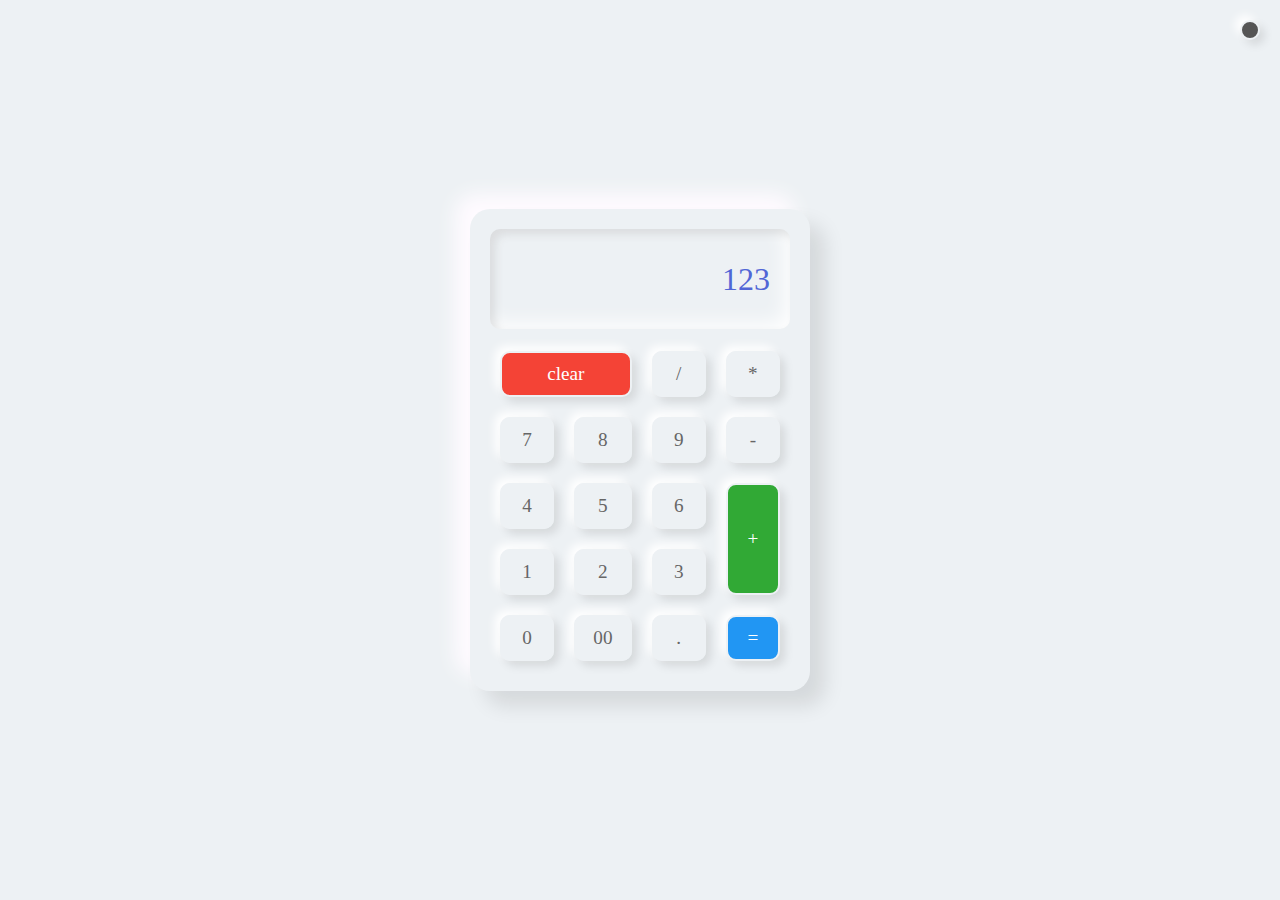
<file: index.html>
<!doctype html>
<html>

<head>
    <title>calculator / اله حاسبة</title>
    <link rel="stylesheet" type="text/css" href="co.css">
</head>

<body>
    <div class="togglebtn"></div>
    <div class="calculator">
        <div class="buttons">
            <h2 id="value">123</h2>
            <span id="clear">clear</span>
            <span>/</span>
            <span>*</span>
            <span>7</span>
            <span>8</span>
            <span>9</span>
            <span>-</span>
            <span>4</span>
            <span>5</span>
            <span>6</span>
            <span id="plus">+</span>
            <span>1</span>
            <span>2</span>
            <span>3</span>
            <span>0</span>
            <span>00</span>
            <span>.</span>
            <span id="equal">=</span>
        </div>
    </div>

    <script>
        let buttons = document.querySelector('.buttons');
        let btn = document.querySelectorAll('span');
        let value = document.getElementById('value');
        let togglebtn = document.querySelector('.togglebtn');
        let body = document.querySelector('body');

        for (let i = 0; i < btn.length; i++) {
            btn[i].addEventListener("click", function () {

                if (this.innerHTML == "=") {
                    value.innerHTML = eval(value.innerHTML);
                } else {
                    if (this.innerHTML == "clear") {
                        value.innerHTML = "";
                    }
                    else {
                        value.innerHTML += this.innerHTML;
                    }
                }
            })
        }

        togglebtn.onclick = function () {
            body.classList.toggle('dark');
        }


    </script>
</body>

</html>
</file>
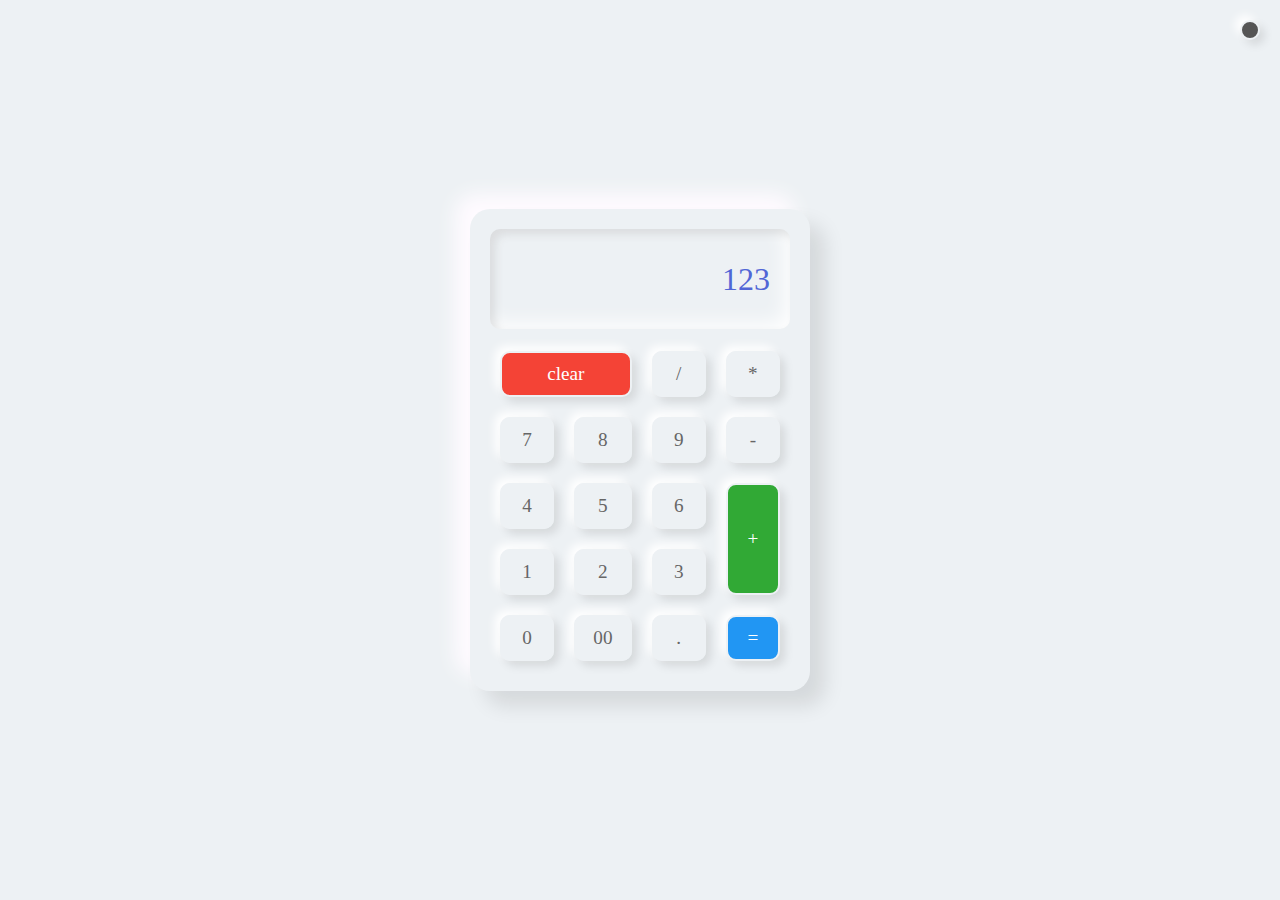
<file: اله حاسبة.html>
<!doctype html>
<html>

<head>
    <title>calculator / اله حاسبة</title>
    <link rel="stylesheet" type="text/css" href="co.css">
</head>

<body>
    <div class="togglebtn"></div>
    <div class="calculator">
        <div class="buttons">
            <h2 id="value">123</h2>
            <span id="clear">clear</span>
            <span>/</span>
            <span>*</span>
            <span>7</span>
            <span>8</span>
            <span>9</span>
            <span>-</span>
            <span>4</span>
            <span>5</span>
            <span>6</span>
            <span id="plus">+</span>
            <span>1</span>
            <span>2</span>
            <span>3</span>
            <span>0</span>
            <span>00</span>
            <span>.</span>
            <span id="equal">=</span>
        </div>
    </div>

    <script>
        let buttons = document.querySelector('.buttons');
        let btn = document.querySelectorAll('span');
        let value = document.getElementById('value');
        let togglebtn = document.querySelector('.togglebtn');
        let body = document.querySelector('body');

        for (let i = 0; i < btn.length; i++) {
            btn[i].addEventListener("click", function () {

                if (this.innerHTML == "=") {
                    value.innerHTML = eval(value.innerHTML);
                } else {
                    if (this.innerHTML == "clear") {
                        value.innerHTML = "";
                    }
                    else {
                        value.innerHTML += this.innerHTML;
                    }
                }
            })
        }

        togglebtn.onclick = function () {
            body.classList.toggle('dark');
        }


    </script>
</body>

</html>
</file>
<file: co.css>
/** @format */

* {
  margin: 0;
  padding: 0;
  box-sizing: border-box;
  font-family: consolas;
}

body {
  display: flex;
  justify-content: center;
  align-items: center;
  min-height: 100vh;
  background: #edf1f4;
}
.dark {
  background: #282c2f;
}
/* calculator */

.calculator {
  position: relative;
  width: 340px;
  padding: 20px;
  border-radius: 20px;
  box-shadow: 15px 15px 20px rgba(0, 0, 0, 0.1), -15px -15px 20px #fffbff;
}
.dark .calculator {
  background: #33393e;
  box-shadow: 15px 15px 20px rgba(0, 0, 0, 0.25),
    -15px -15px 20px rgba(255, 255, 255, 0.1);
}
.calculator .buttons {
  position: relative;
  display: grid;
}

.calculator .buttons #value {
  position: relative;
  grid-column: span 4;
  user-select: none;
  /* overflow: none; */
  width: 100%;
  text-align: end;
  color: #5166d6;
  height: 100px;
  line-height: 100px;
  box-shadow: inset 5px 5px 10px rgba(0, 0, 0, 0.1), inset -5px -5px 20px #fff;
  border-radius: 10px;
  margin-bottom: 12px;
  padding: 0 20px;
  font-size: 2em;
  font-weight: 500;
}
.dark .calculator .buttons #value {
  color: #eee;
  box-shadow: inset 15px 15px 20px rgba(0, 0, 0, 0.5),
    inset -15px -15px 20px rgba(255, 255, 255, 0.1);
}
.calculator .buttons span {
  position: relative;
  padding: 10px;
  box-shadow: 5px 5px 10px rgba(0, 0, 0, 0.1), -5px -5px 20px #fff;
  margin: 10px;
  cursor: pointer;
  user-select: none;
  min-width: 40px;
  display: flex;
  justify-content: center;
  align-items: center;
  font-size: 1.2em;
  color: #666;
  box-shadow: 5px 5px 10px rgba(0, 0, 0, 0.1), -5px -5px 10px #fff;
  border: 2px solid #edf1f4;
  border-radius: 10px;
}

.calculator .buttons span:active {
  box-shadow: inset 5px 5px 10px rgba(0, 0, 0, 0.1), inset -5px -5px 10px #fff;
  color: #f44336;
}

.calculator .buttons span#clear {
  grid-column: span 2;
  background: #f44336;
  color: #fff;
  border: 2px solid #edf1f4;
}

.calculator .buttons span#plus {
  grid-row: span 2;
  background: #31a935;
  color: #fff;
  border: 2px solid #edf1f4;
}

.calculator .buttons span#equal {
  grid-row: span 2;
  background: #2196f3;
  color: #fff;
  border: 2px solid #edf1f4;
}

.calculator .buttons span#clear:active,
.calculator .buttons span#plus:active,
.calculator .buttons span#equal:active {
  box-shadow: 5px 5px 10px rgba(0, 0, 0, 0.1), -5px -5px 10px #fff,
    inset 5px 5px 10px rgba(0, 0, 0, 0.1);
}

.togglebtn {
  position: fixed;
  top: 20px;
  right: 20px;
  width: 20px;
  height: 20px;
  border-radius: 50%;
  background: #555;
  cursor: pointer;
  border: 2px solid #edf1f4;
  box-shadow: 5px 5px 10px rgba(0, 0, 0, 0.1), -5px -5px 10px #fff;
}

.dark .calculator .buttons span {
  color: #eee;
  border: 2px solid #333;
  box-shadow: 5px 5px 10px rgba(0, 0, 0, 0.25),
    -5px -5px 10px rgba(255, 255, 255, 0.1);
}

.dark .calculator .buttons span:active {
  box-shadow: inset 5px 5px 10px rgba(0, 0, 0, 0.25),
    inset -5px -5px 10px rgba(255, 255, 255, 0.1);
}

.dark .calculator .buttons span#clear,
.dark .calculator .buttons span#plus,
.dark .calculator .buttons span#equal {
  border: 2px solid #333;
}

.dark .calculator .buttons span#clear:active,
.dark .calculator .buttons span#plus:active,
.dark .calculator .buttons span#equal:active {
  box-shadow: 5px 5px 10px rgba(0, 0, 0, 0.1), -5px -5px 10px,
    inset 5px 5px 10px rgba(0, 0, 0, 0.1);
}

.dark .calculator .buttons span#clear:active,
.dark .calculator .buttons span#plus:active,
.dark .calculator .buttons span#equal:active {
  box-shadow: inset 5px 5px 10px rgba(0, 0, 0, 0.1);
}

.dark .togglebtn {
  background: #edf1f4;
  border: 2px solid #333;
  box-shadow: 5px 5px 10px rgba(0, 0, 0, 0.25),
    -5px -5px 10px rgba(255, 255, 255, 0.25);
}
</file>
